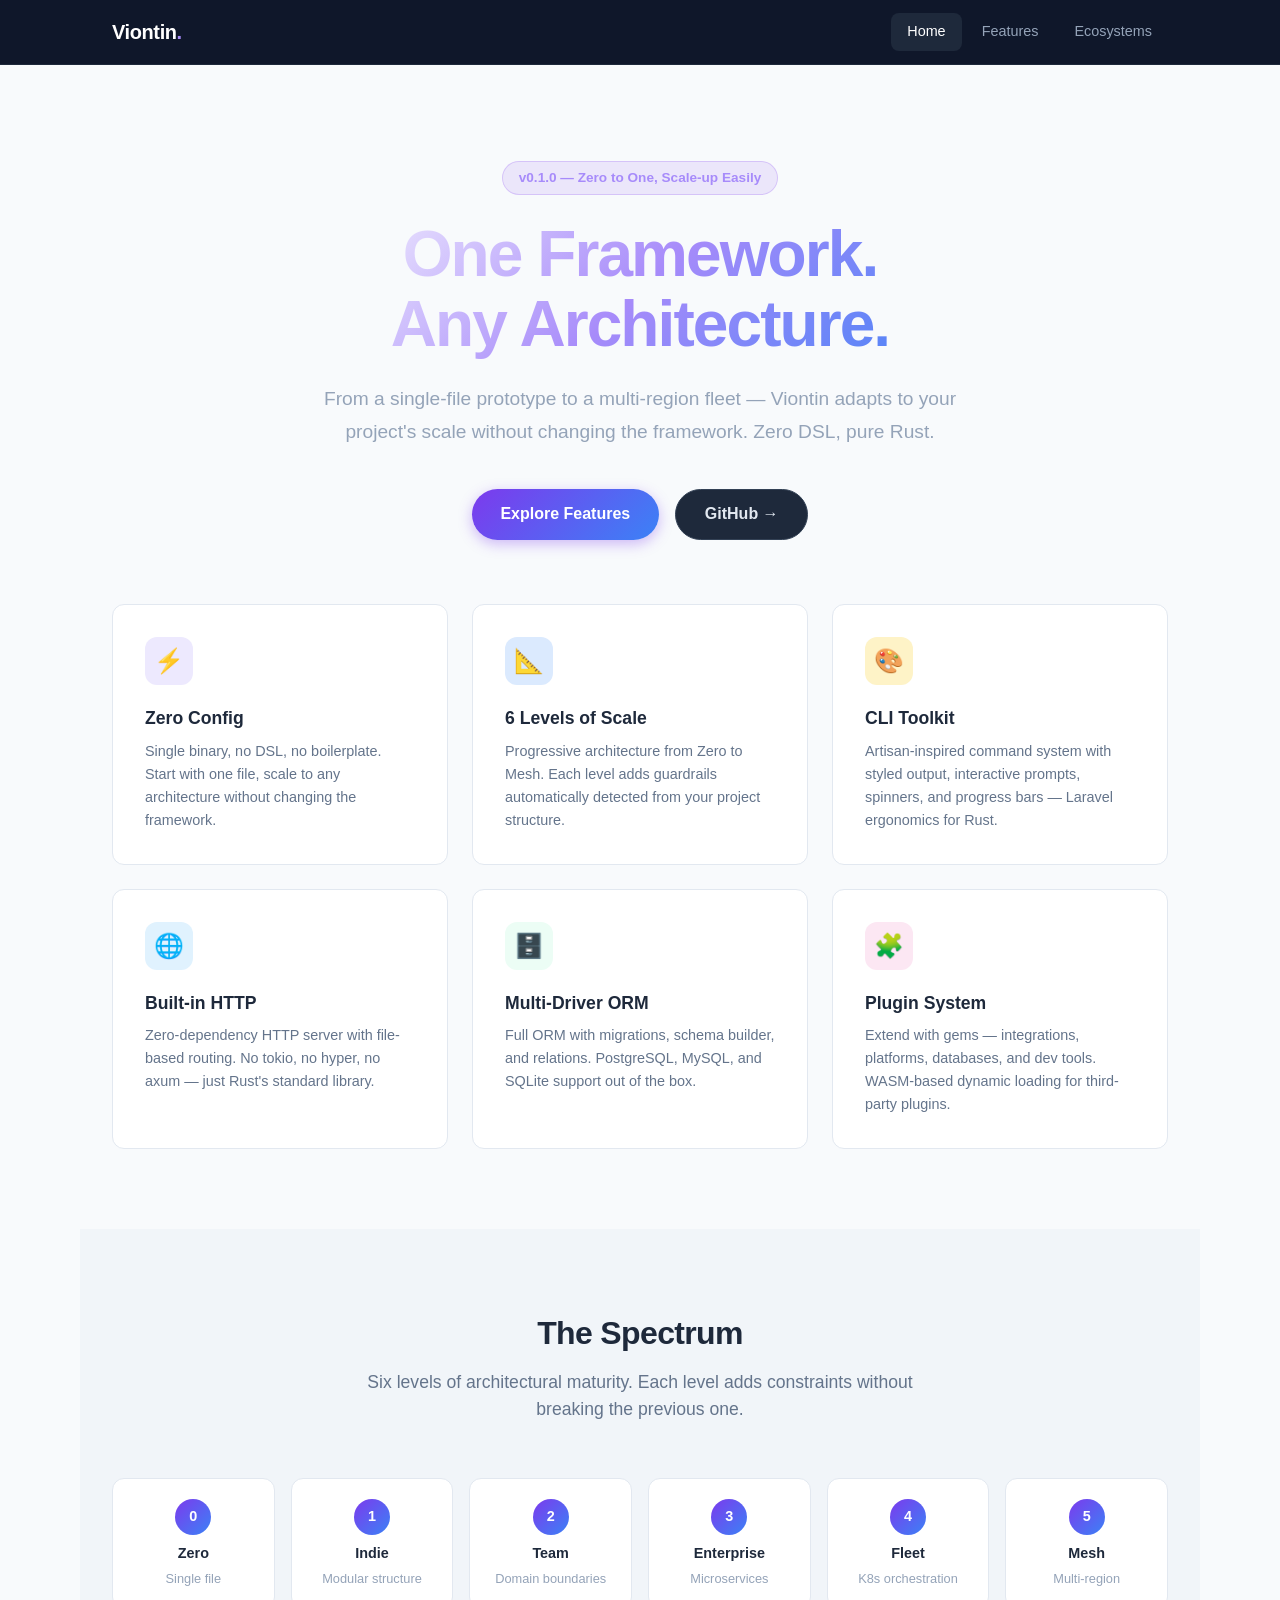
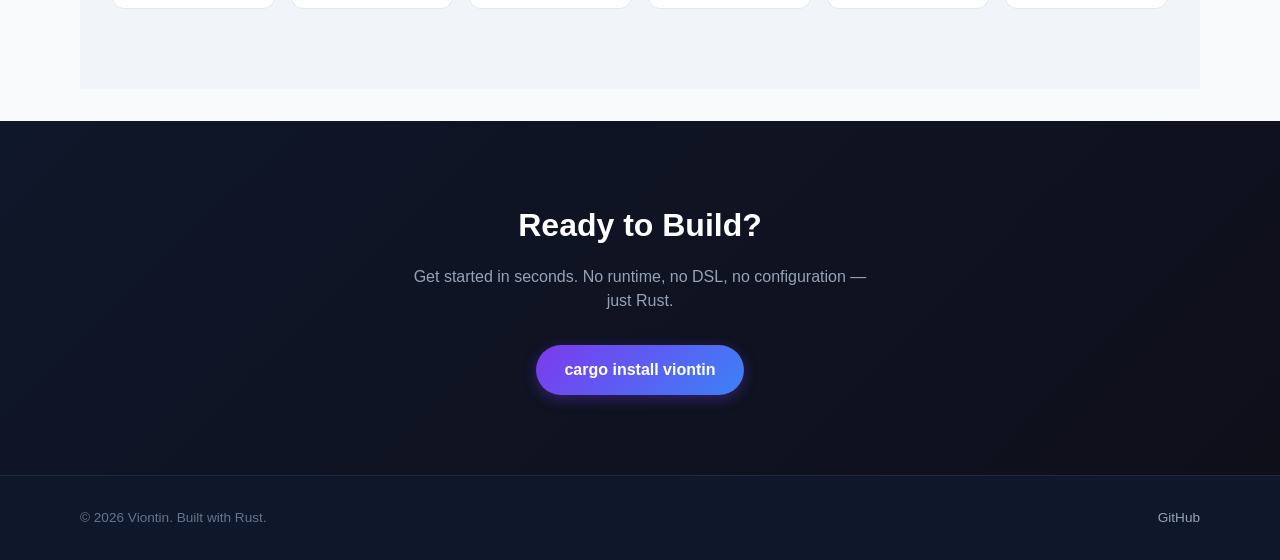
<file: viontin-zero/html/index.html>
<!DOCTYPE html>
<html lang="en">
<head>
<meta charset="UTF-8">
<meta name="viewport" content="width=device-width, initial-scale=1.0">
<title>Viontin — Progressive Meta-Framework for Rust</title>
<style>
:root {
  --purple: #7c3aed;
  --purple-dark: #5b21b6;
  --purple-light: #a78bfa;
  --blue: #3b82f6;
  --slate-50: #f8fafc;
  --slate-100: #f1f5f9;
  --slate-200: #e2e8f0;
  --slate-300: #cbd5e1;
  --slate-400: #94a3b8;
  --slate-500: #64748b;
  --slate-600: #475569;
  --slate-700: #334155;
  --slate-800: #1e293b;
  --slate-900: #0f172a;
  --radius: 12px;
  --shadow: 0 4px 6px -1px rgba(0,0,0,.1), 0 2px 4px -2px rgba(0,0,0,.1);
  --shadow-lg: 0 10px 15px -3px rgba(0,0,0,.1), 0 4px 6px -4px rgba(0,0,0,.1);
}
* { margin: 0; padding: 0; box-sizing: border-box; }
body { font-family: -apple-system, BlinkMacSystemFont, 'Segoe UI', Roboto, 'Helvetica Neue', Arial, sans-serif; color: var(--slate-800); background: var(--slate-50); -webkit-font-smoothing: antialiased; line-height: 1.5; }

nav { background: var(--slate-900); border-bottom: 1px solid var(--slate-800); position: sticky; top: 0; z-index: 50; }
.nav-inner { max-width: 1120px; margin: 0 auto; padding: 0 2rem; display: flex; align-items: center; height: 64px; }
.nav-brand { font-size: 1.25rem; font-weight: 700; color: #fff; text-decoration: none; letter-spacing: -.02em; }
.nav-brand span { color: var(--purple-light); }
.nav-links { margin-left: auto; display: flex; gap: .25rem; }
.nav-links a { color: var(--slate-400); text-decoration: none; padding: .5rem 1rem; border-radius: 8px; font-size: .9rem; font-weight: 500; transition: all .15s; }
.nav-links a:hover { color: #fff; background: var(--slate-800); }
.nav-links a.active { color: #fff; background: var(--slate-800); }

.hero { text-align: center; padding: 6rem 2rem 4rem; max-width: 800px; margin: 0 auto; }
.hero-badge { display: inline-block; background: rgba(124,58,237,.1); color: var(--purple-light); padding: .35rem 1rem; border-radius: 999px; font-size: .85rem; font-weight: 600; margin-bottom: 1.5rem; border: 1px solid rgba(124,58,237,.2); }
.hero h1 { font-size: clamp(2.5rem, 5vw, 4rem); font-weight: 800; line-height: 1.1; margin-bottom: 1.5rem; background: linear-gradient(135deg, #fff 0%, var(--purple-light) 50%, var(--blue) 100%); -webkit-background-clip: text; -webkit-text-fill-color: transparent; background-clip: text; letter-spacing: -.03em; }
.hero p { font-size: 1.2rem; color: var(--slate-400); max-width: 640px; margin: 0 auto 2.5rem; line-height: 1.7; }
.hero-actions { display: flex; gap: 1rem; justify-content: center; flex-wrap: wrap; }
.btn { display: inline-flex; align-items: center; gap: .5rem; padding: .8rem 1.8rem; border-radius: 999px; font-size: 1rem; font-weight: 600; text-decoration: none; transition: all .15s; cursor: pointer; border: none; }
.btn-primary { background: linear-gradient(135deg, var(--purple), var(--blue)); color: #fff; box-shadow: 0 4px 14px rgba(124,58,237,.35); }
.btn-primary:hover { box-shadow: 0 6px 20px rgba(124,58,237,.45); transform: translateY(-1px); }
.btn-secondary { background: var(--slate-800); color: var(--slate-200); border: 1px solid var(--slate-700); }
.btn-secondary:hover { background: var(--slate-700); color: #fff; }

.section { max-width: 1120px; margin: 0 auto; padding: 5rem 2rem; }
.section-header { text-align: center; margin-bottom: 3.5rem; }
.section-header h2 { font-size: 2rem; font-weight: 700; margin-bottom: .75rem; letter-spacing: -.02em; }
.section-header p { color: var(--slate-500); font-size: 1.1rem; max-width: 560px; margin: 0 auto; }

.features-grid { display: grid; grid-template-columns: repeat(auto-fit, minmax(300px, 1fr)); gap: 1.5rem; }
.feature-card { background: #fff; border: 1px solid var(--slate-200); border-radius: var(--radius); padding: 2rem; transition: all .2s; }
.feature-card:hover { border-color: var(--purple-light); box-shadow: var(--shadow-lg); transform: translateY(-2px); }
.feature-icon { width: 48px; height: 48px; border-radius: 12px; display: flex; align-items: center; justify-content: center; font-size: 1.5rem; margin-bottom: 1.25rem; }
.feature-card h3 { font-size: 1.1rem; font-weight: 600; margin-bottom: .5rem; }
.feature-card p { font-size: .9rem; color: var(--slate-500); line-height: 1.6; }

.levels { display: grid; grid-template-columns: repeat(auto-fit, minmax(150px, 1fr)); gap: 1rem; }
.level-item { background: #fff; border: 1px solid var(--slate-200); border-radius: var(--radius); padding: 1.25rem; text-align: center; }
.level-item .num { display: inline-flex; align-items: center; justify-content: center; width: 36px; height: 36px; border-radius: 999px; background: linear-gradient(135deg, var(--purple), var(--blue)); color: #fff; font-weight: 700; font-size: .9rem; margin-bottom: .5rem; }
.level-item .name { font-weight: 600; font-size: .9rem; }
.level-item .desc { font-size: .8rem; color: var(--slate-400); margin-top: .25rem; }

.cta-section { text-align: center; padding: 5rem 2rem; background: linear-gradient(135deg, var(--slate-900), #0f0f1a); margin-top: 2rem; }
.cta-section h2 { font-size: 2rem; font-weight: 700; color: #fff; margin-bottom: 1rem; }
.cta-section p { color: var(--slate-400); max-width: 480px; margin: 0 auto 2rem; }

footer { background: var(--slate-900); border-top: 1px solid var(--slate-800); padding: 2rem 2rem; }
.footer-inner { max-width: 1120px; margin: 0 auto; display: flex; justify-content: space-between; align-items: center; }
footer p { color: var(--slate-500); font-size: .85rem; }
footer a { color: var(--slate-400); text-decoration: none; font-size: .85rem; }
footer a:hover { color: var(--purple-light); }

@media (max-width: 640px) {
  .hero { padding: 4rem 1.5rem 3rem; }
  .section { padding: 3rem 1.5rem; }
  .nav-inner { padding: 0 1rem; }
  .nav-links a { padding: .5rem .75rem; }
}
</style>
</head>
<body>
<nav>
<div class="nav-inner">
<a href="/" class="nav-brand">Viontin<span>.</span></a>
<div class="nav-links">
<a href="/" class="active">Home</a>
<a href="/features">Features</a>
<a href="/ecosystems">Ecosystems</a>
</div>
</div>
</nav>

<section class="hero">
<div class="hero-badge">v0.1.0 — Zero to One, Scale-up Easily</div>
<h1>One Framework.<br>Any Architecture.</h1>
<p>From a single-file prototype to a multi-region fleet — Viontin adapts to your project's scale without changing the framework. Zero DSL, pure Rust.</p>
<div class="hero-actions">
<a href="/features" class="btn btn-primary">Explore Features</a>
<a href="https://github.com/viontin/framework" class="btn btn-secondary">GitHub →</a>
</div>
</section>

<section class="section" style="padding-top:0">
<div class="features-grid">
<div class="feature-card">
<div class="feature-icon" style="background:#ede9fe;color:#7c3aed">⚡</div>
<h3>Zero Config</h3>
<p>Single binary, no DSL, no boilerplate. Start with one file, scale to any architecture without changing the framework.</p>
</div>
<div class="feature-card">
<div class="feature-icon" style="background:#dbeafe;color:#2563eb">📐</div>
<h3>6 Levels of Scale</h3>
<p>Progressive architecture from Zero to Mesh. Each level adds guardrails automatically detected from your project structure.</p>
</div>
<div class="feature-card">
<div class="feature-icon" style="background:#fef3c7;color:#d97706">🎨</div>
<h3>CLI Toolkit</h3>
<p>Artisan-inspired command system with styled output, interactive prompts, spinners, and progress bars — Laravel ergonomics for Rust.</p>
</div>
<div class="feature-card">
<div class="feature-icon" style="background:#e0f2fe;color:#0891b2">🌐</div>
<h3>Built-in HTTP</h3>
<p>Zero-dependency HTTP server with file-based routing. No tokio, no hyper, no axum — just Rust's standard library.</p>
</div>
<div class="feature-card">
<div class="feature-icon" style="background:#ecfdf5;color:#059669">🗄️</div>
<h3>Multi-Driver ORM</h3>
<p>Full ORM with migrations, schema builder, and relations. PostgreSQL, MySQL, and SQLite support out of the box.</p>
</div>
<div class="feature-card">
<div class="feature-icon" style="background:#fce7f3;color:#db2777">🧩</div>
<h3>Plugin System</h3>
<p>Extend with gems — integrations, platforms, databases, and dev tools. WASM-based dynamic loading for third-party plugins.</p>
</div>
</div>
</section>

<section class="section" style="background:var(--slate-100);padding:5rem 2rem">
<div class="section-header">
<h2>The Spectrum</h2>
<p>Six levels of architectural maturity. Each level adds constraints without breaking the previous one.</p>
</div>
<div class="levels" style="max-width:1120px;margin:0 auto">
<div class="level-item"><div class="num">0</div><div class="name">Zero</div><div class="desc">Single file</div></div>
<div class="level-item"><div class="num">1</div><div class="name">Indie</div><div class="desc">Modular structure</div></div>
<div class="level-item"><div class="num">2</div><div class="name">Team</div><div class="desc">Domain boundaries</div></div>
<div class="level-item"><div class="num">3</div><div class="name">Enterprise</div><div class="desc">Microservices</div></div>
<div class="level-item"><div class="num">4</div><div class="name">Fleet</div><div class="desc">K8s orchestration</div></div>
<div class="level-item"><div class="num">5</div><div class="name">Mesh</div><div class="desc">Multi-region</div></div>
</div>
</section>

<section class="cta-section">
<h2>Ready to Build?</h2>
<p>Get started in seconds. No runtime, no DSL, no configuration — just Rust.</p>
<div class="hero-actions">
<a href="#" class="btn btn-primary">cargo install viontin</a>
</div>
</section>

<footer>
<div class="footer-inner">
<p>© 2026 Viontin. Built with Rust.</p>
<a href="https://github.com/viontin/framework">GitHub</a>
</div>
</footer>
</body>
</html>
</file>
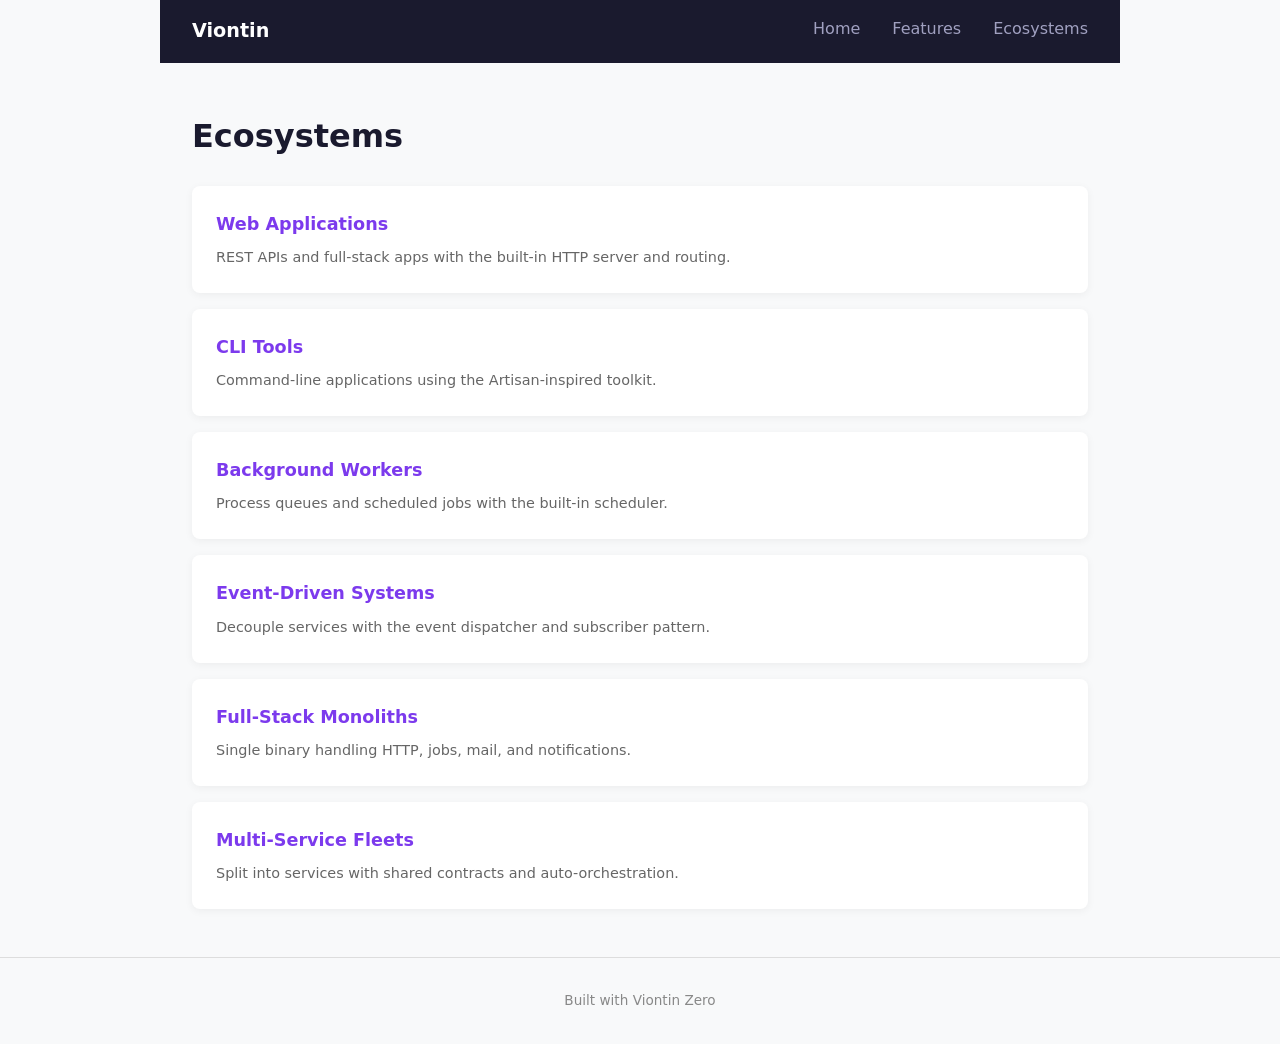
<file: viontin-zero/html/ecosystems.html>
<!DOCTYPE html>
<html lang="en">
<head><meta charset="UTF-8"><title>Ecosystems</title>
<style>
*{margin:0;padding:0;box-sizing:border-box}
body{font-family:system-ui,sans-serif;background:#f8f9fa;color:#1a1a2e;line-height:1.6}
nav{background:#1a1a2e;padding:1rem 2rem;display:flex;gap:2rem;max-width:960px;margin:0 auto}
nav a{color:#a0a0c0;text-decoration:none;font-weight:500}
nav a:hover{color:#fff}
nav .brand{color:#fff;font-weight:700;font-size:1.2rem;margin-right:auto}
main{max-width:960px;margin:3rem auto;padding:0 2rem}
h1{font-size:2rem;margin-bottom:1.5rem}
.list{display:flex;flex-direction:column;gap:1rem}
.item{background:#fff;border-radius:8px;padding:1.5rem;box-shadow:0 2px 8px rgba(0,0,0,.05)}
.item h2{font-size:1.1rem;color:#7c3aed;margin-bottom:.5rem}
.item p{color:#666;font-size:.9rem}
footer{text-align:center;padding:2rem;color:#888;font-size:.85rem;margin-top:3rem;border-top:1px solid #ddd}
</style>
</head>
<body>
<nav><span class="brand">Viontin</span><a href="/">Home</a><a href="/features">Features</a><a href="/ecosystems">Ecosystems</a></nav>
<main>
<h1>Ecosystems</h1>
<div class="list">
<div class="item"><h2>Web Applications</h2><p>REST APIs and full-stack apps with the built-in HTTP server and routing.</p></div>
<div class="item"><h2>CLI Tools</h2><p>Command-line applications using the Artisan-inspired toolkit.</p></div>
<div class="item"><h2>Background Workers</h2><p>Process queues and scheduled jobs with the built-in scheduler.</p></div>
<div class="item"><h2>Event-Driven Systems</h2><p>Decouple services with the event dispatcher and subscriber pattern.</p></div>
<div class="item"><h2>Full-Stack Monoliths</h2><p>Single binary handling HTTP, jobs, mail, and notifications.</p></div>
<div class="item"><h2>Multi-Service Fleets</h2><p>Split into services with shared contracts and auto-orchestration.</p></div>
</div>
</main>
<footer>Built with Viontin Zero</footer>
</body>
</html>
</file>
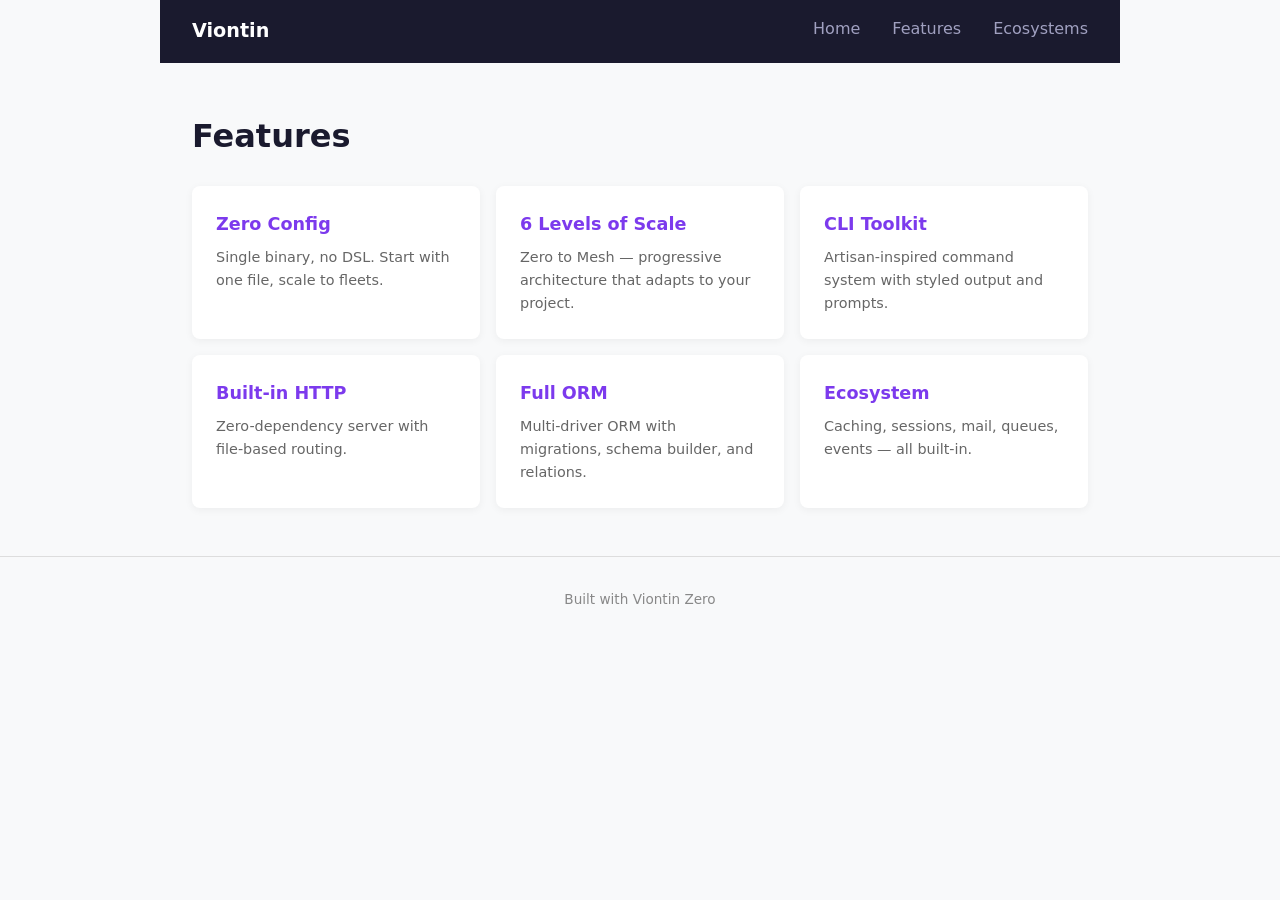
<file: viontin-zero/html/features.html>
<!DOCTYPE html>
<html lang="en">
<head><meta charset="UTF-8"><title>Features</title>
<style>
*{margin:0;padding:0;box-sizing:border-box}
body{font-family:system-ui,sans-serif;background:#f8f9fa;color:#1a1a2e;line-height:1.6}
nav{background:#1a1a2e;padding:1rem 2rem;display:flex;gap:2rem;max-width:960px;margin:0 auto}
nav a{color:#a0a0c0;text-decoration:none;font-weight:500}
nav a:hover{color:#fff}
nav .brand{color:#fff;font-weight:700;font-size:1.2rem;margin-right:auto}
main{max-width:960px;margin:3rem auto;padding:0 2rem}
h1{font-size:2rem;margin-bottom:1.5rem}
.grid{display:grid;grid-template-columns:repeat(auto-fit,minmax(260px,1fr));gap:1rem}
.card{background:#fff;border-radius:8px;padding:1.5rem;box-shadow:0 2px 8px rgba(0,0,0,.05)}
.card h2{font-size:1.1rem;color:#7c3aed;margin-bottom:.5rem}
.card p{color:#666;font-size:.9rem}
footer{text-align:center;padding:2rem;color:#888;font-size:.85rem;margin-top:3rem;border-top:1px solid #ddd}
</style>
</head>
<body>
<nav><span class="brand">Viontin</span><a href="/">Home</a><a href="/features">Features</a><a href="/ecosystems">Ecosystems</a></nav>
<main>
<h1>Features</h1>
<div class="grid">
<div class="card"><h2>Zero Config</h2><p>Single binary, no DSL. Start with one file, scale to fleets.</p></div>
<div class="card"><h2>6 Levels of Scale</h2><p>Zero to Mesh — progressive architecture that adapts to your project.</p></div>
<div class="card"><h2>CLI Toolkit</h2><p>Artisan-inspired command system with styled output and prompts.</p></div>
<div class="card"><h2>Built-in HTTP</h2><p>Zero-dependency server with file-based routing.</p></div>
<div class="card"><h2>Full ORM</h2><p>Multi-driver ORM with migrations, schema builder, and relations.</p></div>
<div class="card"><h2>Ecosystem</h2><p>Caching, sessions, mail, queues, events — all built-in.</p></div>
</div>
</main>
<footer>Built with Viontin Zero</footer>
</body>
</html>
</file>
